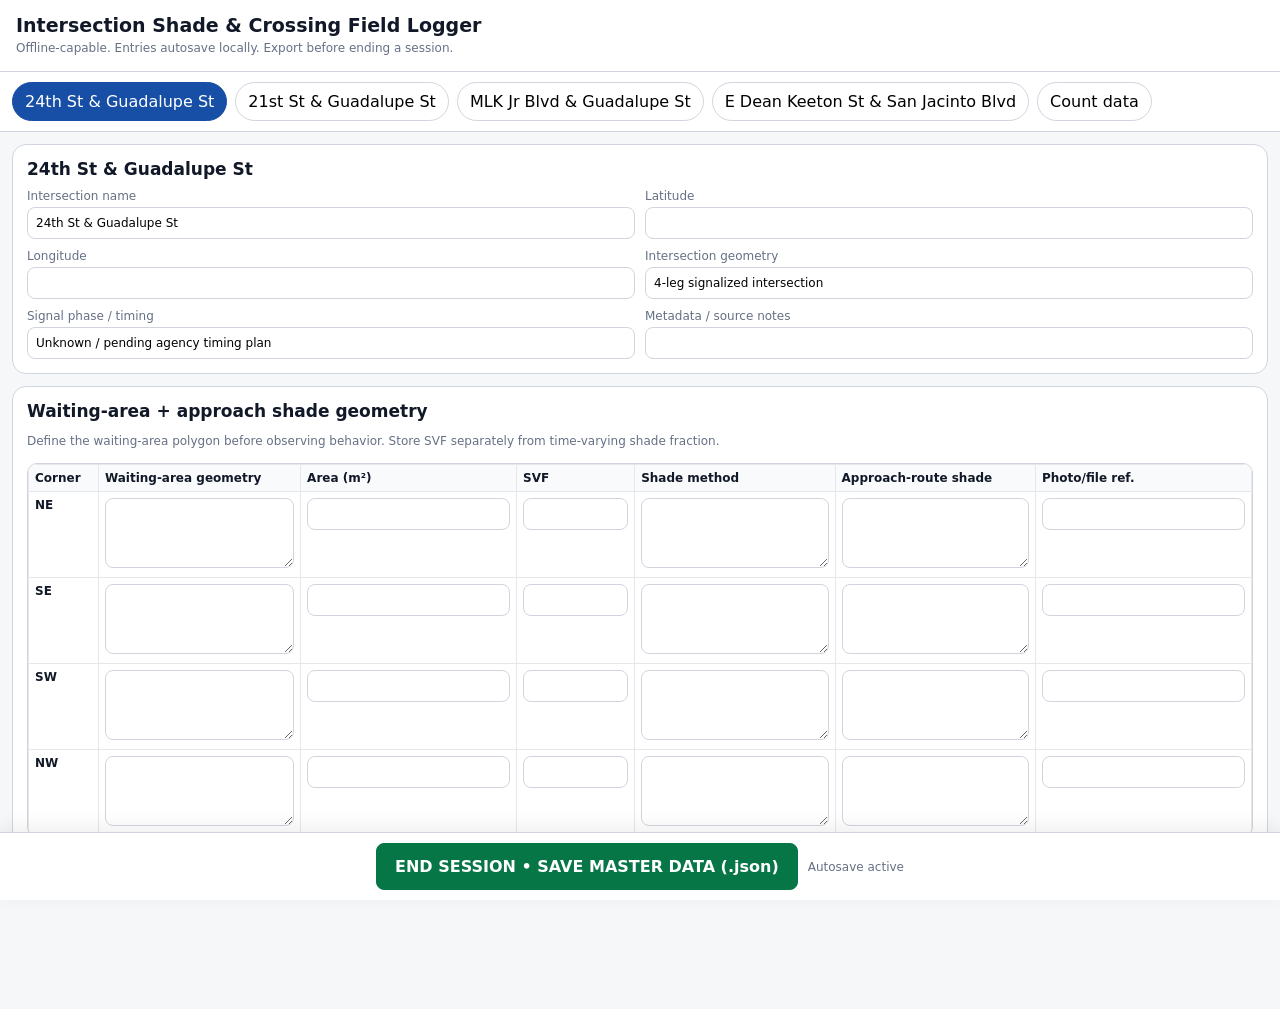
<file: index.html>
<!doctype html><html lang="en"><head><meta charset="utf-8"><meta name="viewport" content="width=device-width,initial-scale=1,viewport-fit=cover"><title>Intersection Shade Field Logger</title><style>:root{--bg:#f6f7f8;--panel:#fff;--text:#111827;--muted:#667085;--line:#d0d5dd;--accent:#174ea6;--good:#067647;--danger:#b42318}*{box-sizing:border-box}body{margin:0 0 92px;font-family:system-ui,-apple-system,BlinkMacSystemFont,"Segoe UI",sans-serif;background:var(--bg);color:var(--text)}header{padding:14px 16px;background:#fff;border-bottom:1px solid var(--line);position:sticky;top:0;z-index:20}header h1{font-size:19px;margin:0 0 4px}.muted,.help{font-size:12px;color:var(--muted);line-height:1.45}nav{display:flex;gap:8px;overflow:auto;padding:10px 12px;background:#fff;border-bottom:1px solid var(--line);position:sticky;top:69px;z-index:19}nav button{white-space:nowrap;border:1px solid var(--line);border-radius:999px;background:#fff;padding:9px 12px}nav button.active{background:var(--accent);color:#fff;border-color:var(--accent)}main{max-width:1500px;margin:auto;padding:12px}.card{background:var(--panel);border:1px solid var(--line);border-radius:14px;padding:14px;margin-bottom:12px}.card h2{font-size:17px;margin:0 0 10px}.grid{display:grid;grid-template-columns:repeat(2,minmax(0,1fr));gap:10px}label{display:flex;flex-direction:column;gap:4px;font-size:12px;color:var(--muted)}input,select,textarea,button{font:inherit}input,select,textarea{width:100%;border:1px solid var(--line);border-radius:8px;padding:8px;background:#fff}textarea{min-height:70px;resize:vertical}.table-wrap{overflow:auto;border:1px solid var(--line);border-radius:10px;background:#fff}table{border-collapse:collapse;min-width:1100px;width:100%;font-size:12px}th,td{border:1px solid #e5e7eb;padding:6px;vertical-align:top}th{background:#f9fafb;text-align:left}.count-table{min-width:1900px}.btns{display:flex;gap:8px;flex-wrap:wrap;margin:10px 0}button{border:1px solid var(--line);border-radius:8px;background:#fff;padding:8px 10px;cursor:pointer}button.primary{background:var(--accent);color:#fff;border-color:var(--accent)}button.danger{background:#fff5f5;color:var(--danger);border-color:#f0b4b4}.exportbar{position:fixed;left:0;right:0;bottom:0;z-index:30;background:#fff;border-top:1px solid var(--line);padding:10px 12px;display:flex;gap:10px;align-items:center;justify-content:center;box-shadow:0 -5px 18px rgba(0,0,0,.07)}.exportbar button{font-weight:700;padding:13px 18px;background:var(--good);color:#fff;border-color:var(--good)}.saveState{font-size:12px;color:var(--muted)}@media(max-width:800px){.grid{grid-template-columns:1fr}nav{top:76px}main{padding:10px}.exportbar{justify-content:stretch}.exportbar button{flex:1}.saveState{display:none}}</style></head><body><header><h1>Intersection Shade & Crossing Field Logger</h1><div class="muted">Offline-capable. Entries autosave locally. Export before ending a session.</div></header><nav id="tabs"></nav><main id="app"></main><div class="exportbar"><button onclick="endSessionExport()">END SESSION • SAVE MASTER DATA (.json)</button><span class="saveState" id="saveState">Autosave active</span></div><script>const CORNERS=['NE','SE','SW','NW'];const DIRECTIONS=['NE→NW','NE→SE','SE→NE','SE→SW','SW→NW','SW→SE','NW→SW','NW→NE'];const COUNTS=[['shade_designated','Shade · designated'],['sun_designated','Sun · designated'],['shade_nondesignated','Shade · non-designated'],['sun_nondesignated','Sun · non-designated'],['shade_nd_to_d','Shade · non-designated→designated'],['sun_nd_to_d','Sun · non-designated→designated'],['shade_d_to_nd','Shade · designated→non-designated'],['sun_d_to_nd','Sun · designated→non-designated']];const blankCorners=()=>Object.fromEntries(CORNERS.map(c=>[c,{waitingGeometry:'',waitingAreaM2:'',svf:'',shadeMethod:'',approachShade:'',photoRef:''}]));const DEFAULT={schemaVersion:'1.4',intersections:[{id:'I1',name:'24th St & Guadalupe St',lat:'',lng:'',geometry:'4-leg signalized intersection',signalTiming:'Unknown / pending agency timing plan',notes:'',corners:blankCorners()},{id:'I2',name:'21st St & Guadalupe St',lat:'',lng:'',geometry:'4-leg signalized intersection',signalTiming:'Unknown / pending agency timing plan',notes:'',corners:blankCorners()},{id:'I3',name:'MLK Jr Blvd & Guadalupe St',lat:'',lng:'',geometry:'4-leg signalized intersection',signalTiming:'Unknown / pending agency timing plan',notes:'',corners:blankCorners()},{id:'I4',name:'E Dean Keeton St & San Jacinto Blvd',lat:'',lng:'',geometry:'4-leg signalized intersection',signalTiming:'Unknown / pending agency timing plan',notes:'',corners:blankCorners()}],rows:[]};let state=JSON.parse(localStorage.getItem('intersectionShadeLogger')||'null')||DEFAULT;if(!state.rows)state.rows=[];delete state.people;DEFAULT.intersections.forEach((d,i)=>{if(!state.intersections[i])state.intersections[i]=d;state.intersections[i].id=d.id;state.intersections[i].name=d.name;if(!state.intersections[i].corners)state.intersections[i].corners=blankCorners()});state.schemaVersion='1.4';let active=Number(localStorage.getItem('intersectionShadeActiveTab')||0);if(!Number.isInteger(active)||active<0||active>4)active=0;function selectTab(i){active=i;localStorage.setItem('intersectionShadeActiveTab',String(i));render()}function save(){localStorage.setItem('intersectionShadeLogger',JSON.stringify(state));const e=document.getElementById('saveState');if(e){e.textContent='Saved locally '+new Date().toLocaleTimeString();setTimeout(()=>e.textContent='Autosave active',1200)}}function esc(v=''){return String(v).replace(/[&<>"']/g,m=>({'&':'&amp;','<':'&lt;','>':'&gt;','"':'&quot;',"'":'&#039;'}[m]))}function renderTabs(){document.getElementById('tabs').innerHTML=state.intersections.map((x,i)=>`<button class="${active===i?'active':''}" onclick="selectTab(${i})">${esc(x.name||x.id)}</button>`).join('')+`<button class="${active===4?'active':''}" onclick="selectTab(4)">Count data</button>`}function field(i,k,label){return `<label>${label}<input value="${esc(state.intersections[i][k]||'')}" onchange="state.intersections[${i}]['${k}']=this.value;save();renderTabs()"></label>`}function intersectionTab(i){const x=state.intersections[i];return `<div class="card"><h2>${esc(x.name)}</h2><div class="grid">${field(i,'name','Intersection name')}${field(i,'lat','Latitude')}${field(i,'lng','Longitude')}${field(i,'geometry','Intersection geometry')}${field(i,'signalTiming','Signal phase / timing')}${field(i,'notes','Metadata / source notes')}</div></div><div class="card"><h2>Waiting-area + approach shade geometry</h2><p class="help">Define the waiting-area polygon before observing behavior. Store SVF separately from time-varying shade fraction.</p><div class="table-wrap"><table><thead><tr><th>Corner</th><th>Waiting-area geometry</th><th>Area (m²)</th><th>SVF</th><th>Shade method</th><th>Approach-route shade</th><th>Photo/file ref.</th></tr></thead><tbody>${CORNERS.map(c=>{const q=x.corners[c];return `<tr><td><b>${c}</b></td><td><textarea onchange="state.intersections[${i}].corners['${c}'].waitingGeometry=this.value;save()">${esc(q.waitingGeometry)}</textarea></td><td><input type="number" min="0" step="0.1" value="${esc(q.waitingAreaM2)}" onchange="state.intersections[${i}].corners['${c}'].waitingAreaM2=this.value;save()"></td><td><input type="number" min="0" max="1" step="0.01" value="${esc(q.svf)}" onchange="state.intersections[${i}].corners['${c}'].svf=this.value;save()"></td><td><textarea onchange="state.intersections[${i}].corners['${c}'].shadeMethod=this.value;save()">${esc(q.shadeMethod)}</textarea></td><td><textarea onchange="state.intersections[${i}].corners['${c}'].approachShade=this.value;save()">${esc(q.approachShade)}</textarea></td><td><input value="${esc(q.photoRef)}" onchange="state.intersections[${i}].corners['${c}'].photoRef=this.value;save()"></td></tr>`}).join('')}</tbody></table></div><p class="help"><b>Shade fraction:</b> shaded area inside fixed waiting polygon ÷ total waiting-polygon area at observation time.</p></div>`}function addRow(){state.rows.push({phaseId:'P'+(state.rows.length+1),timestamp:'',intersection:'I1',corner:'NE',direction:'NE→NW',shadeFraction:'',cloud:'',notes:''});save();render()}function clearCountTable(){if(!state.rows.length){alert('Count table is already empty.');return}if(confirm('Clear ALL count-data rows? This cannot be undone unless you exported a backup.')){state.rows=[];save();render()}}function setRow(i,k,v,count=false){state.rows[i][k]=v;if(count&&v!==''&&!state.rows[i].timestamp)state.rows[i].timestamp=new Date().toISOString();save();render()}function countRow(r,i){return `<tr><td><input value="${esc(r.phaseId||'')}" onchange="setRow(${i},'phaseId',this.value)"></td><td style="min-width:165px">${esc(r.timestamp||'')}</td><td><select onchange="setRow(${i},'intersection',this.value)">${state.intersections.map(x=>`<option value="${x.id}" ${r.intersection===x.id?'selected':''}>${esc(x.name)}</option>`)}</select></td><td><select onchange="setRow(${i},'corner',this.value)">${CORNERS.map(x=>`<option ${r.corner===x?'selected':''}>${x}</option>`)}</select></td><td><select onchange="setRow(${i},'direction',this.value)">${DIRECTIONS.map(x=>`<option ${r.direction===x?'selected':''}>${x}</option>`)}</select></td><td><input type="number" min="0" max="1" step="0.05" value="${esc(r.shadeFraction??'')}" onchange="setRow(${i},'shadeFraction',this.value)"></td><td><select onchange="setRow(${i},'cloud',this.value)">${['','Clear','Mostly clear','Partly cloudy','Mostly cloudy','Overcast'].map(x=>`<option ${r.cloud===x?'selected':''}>${x||'—'}</option>`)}</select></td>${COUNTS.map(([k])=>`<td><input type="number" min="0" step="1" value="${esc(r[k]??'')}" onchange="setRow(${i},'${k}',this.value,true)"></td>`).join('')}<td><input value="${esc(r.notes||'')}" onchange="setRow(${i},'notes',this.value)"></td></tr>`}function countTab(){return `<div class="card"><h2>Phase-level count data</h2><p class="help"><b>One row = one signal phase × one origin corner × one direction.</b> The crossing-state information is encoded directly in the eight count columns. Timestamp is created when the first count is entered.</p><div class="btns"><button class="primary" onclick="addRow()">+ Add phase row</button><button onclick="exportCountsCSV()">Export counts CSV</button><button class="danger" onclick="clearCountTable()">CLEAR / RESET COUNT TABLE</button></div><div class="table-wrap"><table class="count-table"><thead><tr><th>Phase ID</th><th>Timestamp</th><th>Intersection</th><th>Origin</th><th>Direction</th><th>Shade fraction</th><th>Cloud</th>${COUNTS.map(x=>`<th>${x[1]}</th>`).join('')}<th>Notes</th></tr></thead><tbody>${state.rows.map(countRow).join('')}</tbody></table></div></div>`}function csvEscape(v){return `"${String(v??'').replaceAll('"','""')}"`}function download(text,name,type){const a=document.createElement('a');a.href=URL.createObjectURL(new Blob([text],{type}));a.download=name;a.click();setTimeout(()=>URL.revokeObjectURL(a.href),1000)}function exportCountsCSV(){const h=['phase_id','timestamp_iso','intersection_id','intersection_name','origin_corner','direction','waiting_area_shade_fraction','cloud_state',...COUNTS.map(x=>x[0]),'notes'];const rows=[h];state.rows.forEach(r=>{const x=state.intersections.find(z=>z.id===r.intersection);rows.push([r.phaseId,r.timestamp,r.intersection,x?.name||'',r.corner,r.direction,r.shadeFraction,r.cloud,...COUNTS.map(([k])=>r[k]??''),r.notes])});download(rows.map(x=>x.map(csvEscape).join(',')).join('\n'),'intersection_counts.csv','text/csv')}function endSessionExport(){const now=new Date(),stamp=now.toISOString().replace(/[:T]/g,'-').slice(0,19);const out={...state,activeTab:active,exportedAtISO:now.toISOString(),exportedAtLocal:now.toString()};download(JSON.stringify(out,null,2),`shade_field_${stamp}_MASTER.json`,'application/json')}function render(){renderTabs();document.getElementById('app').innerHTML=active<4?intersectionTab(active):countTab()}save();render();</script></body></html>
</file>
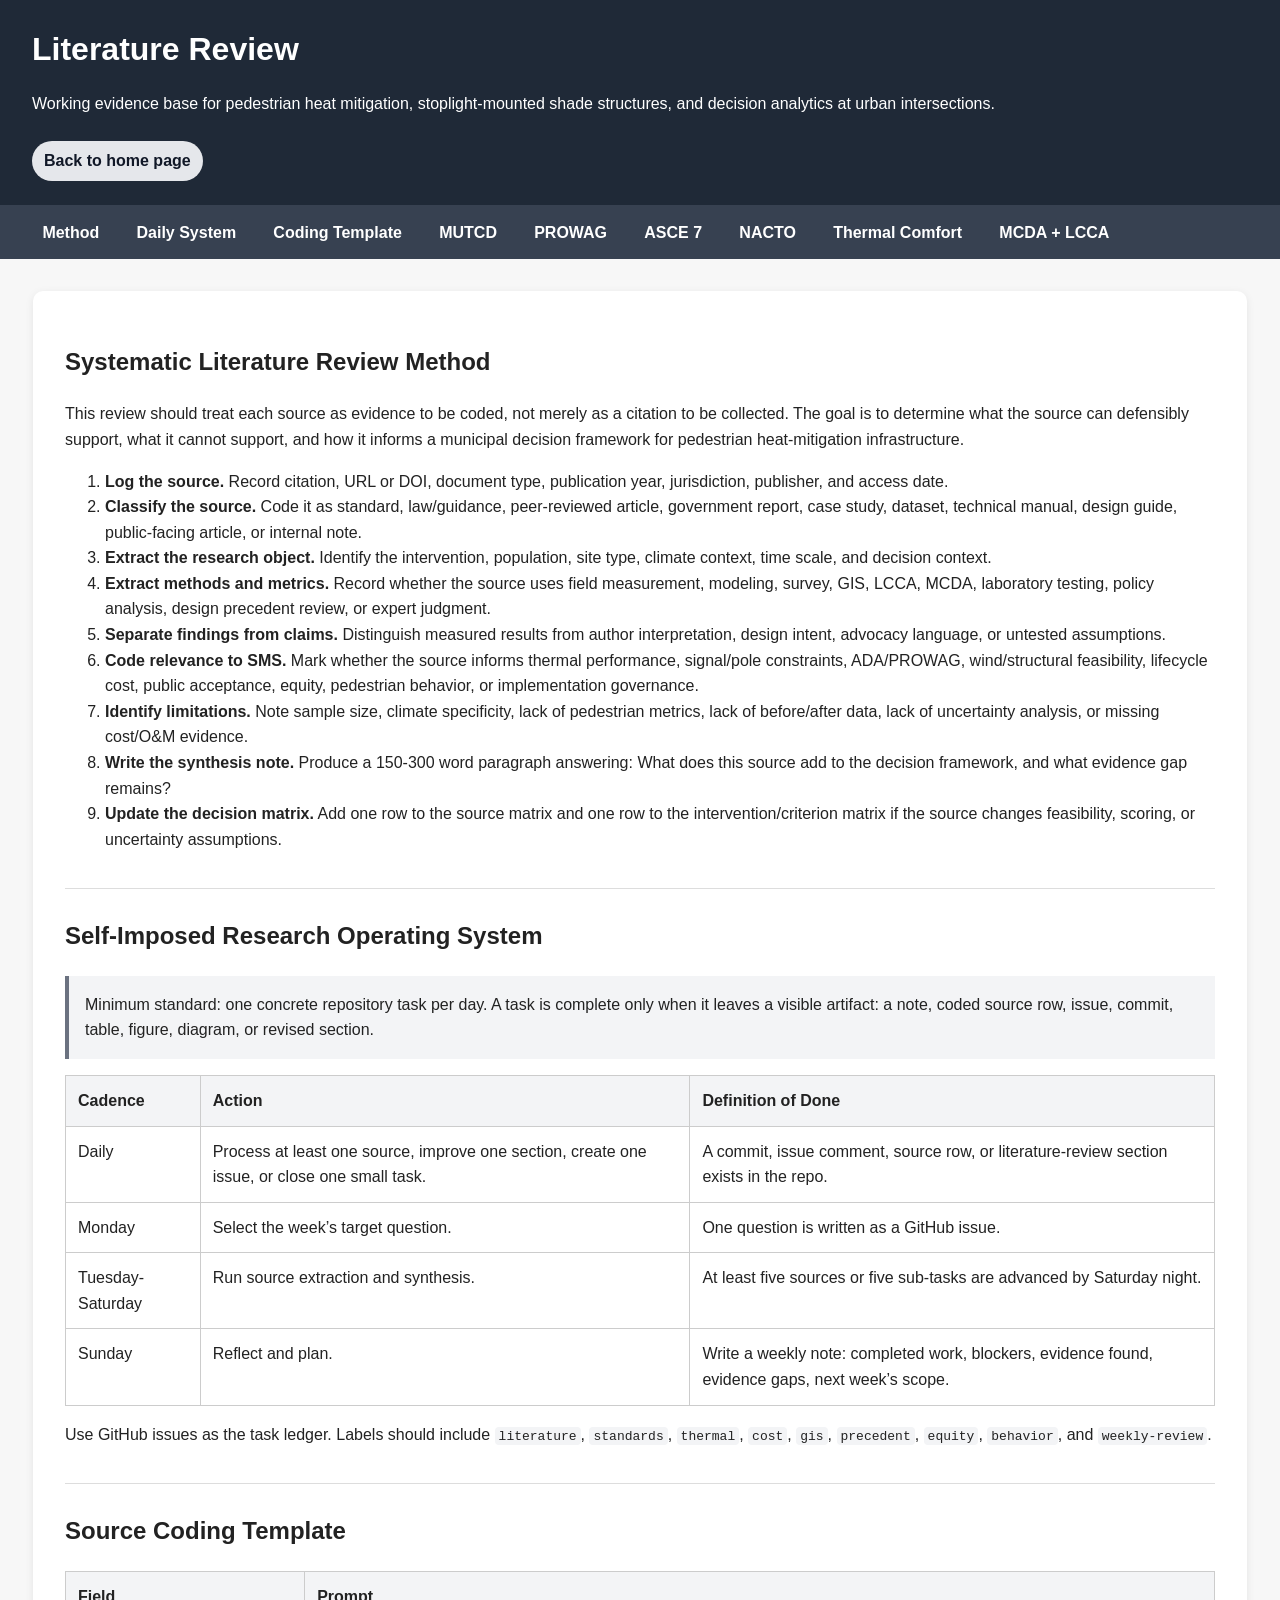
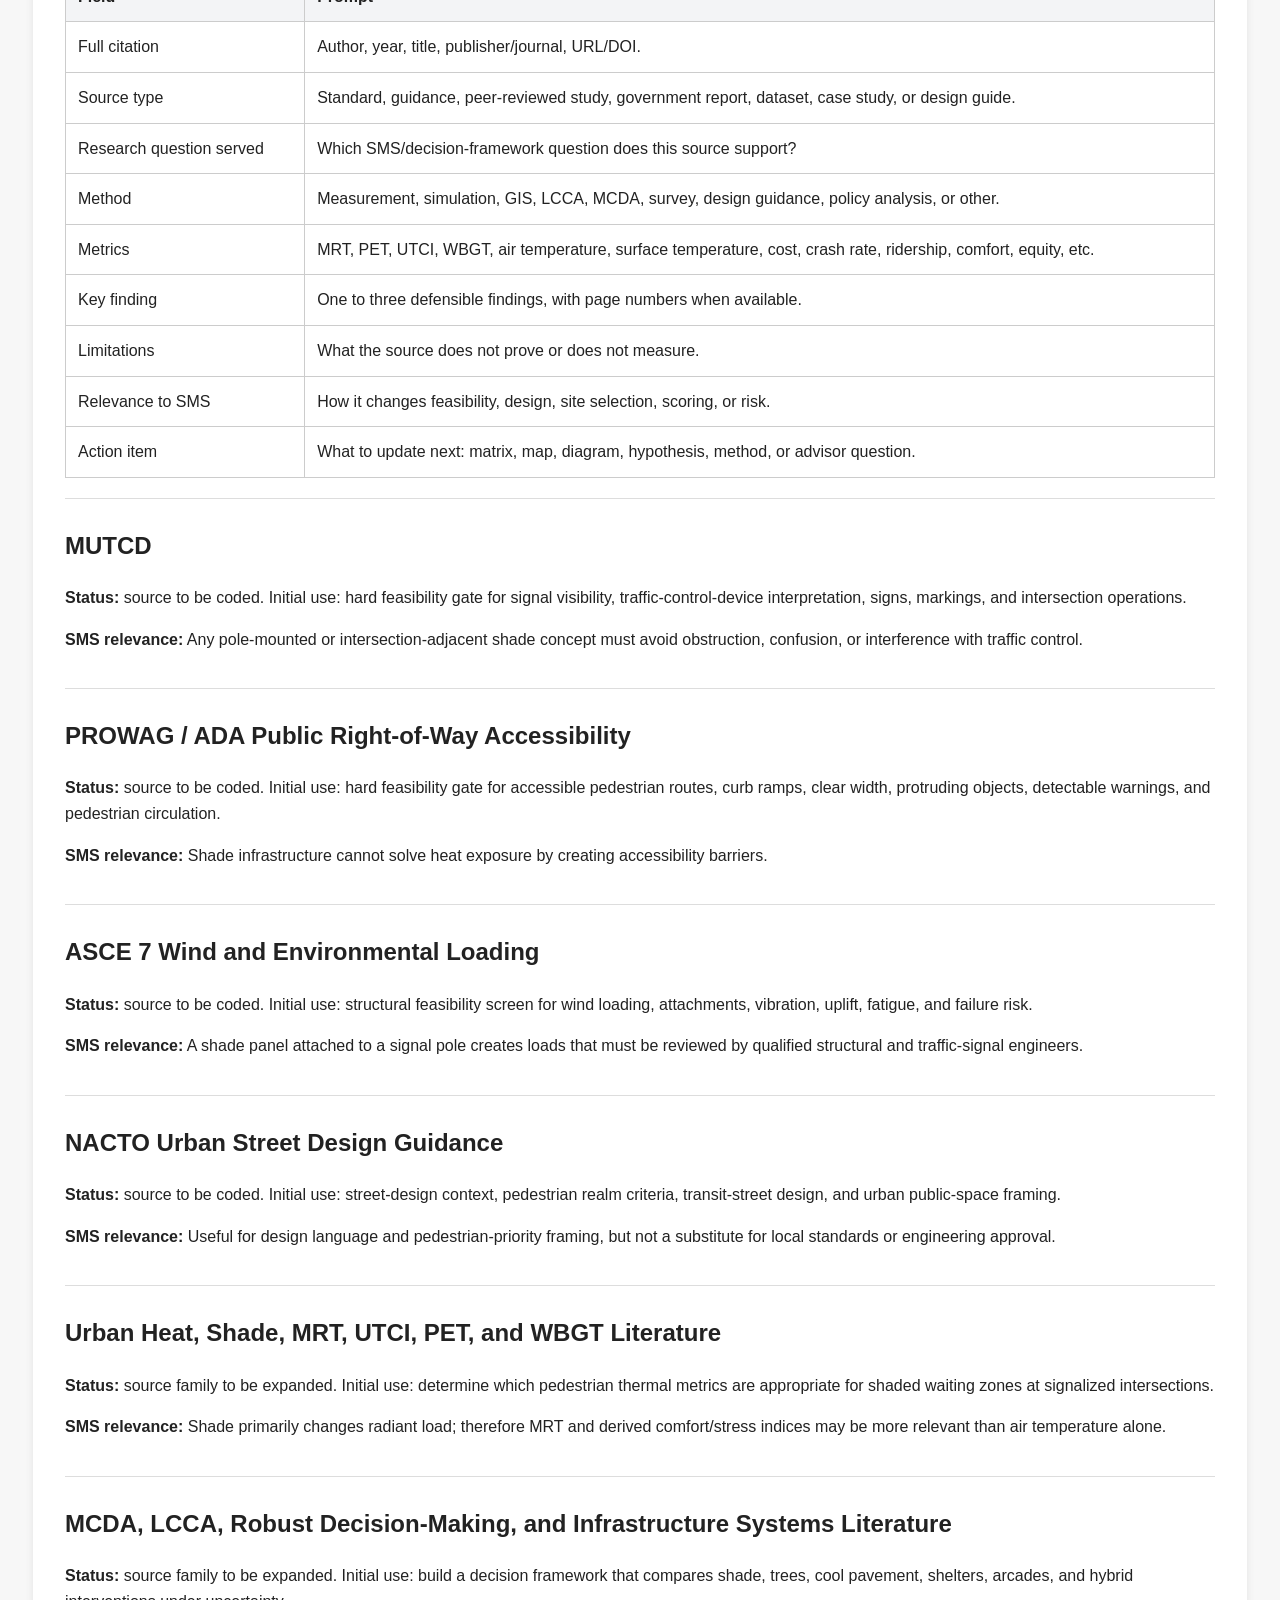
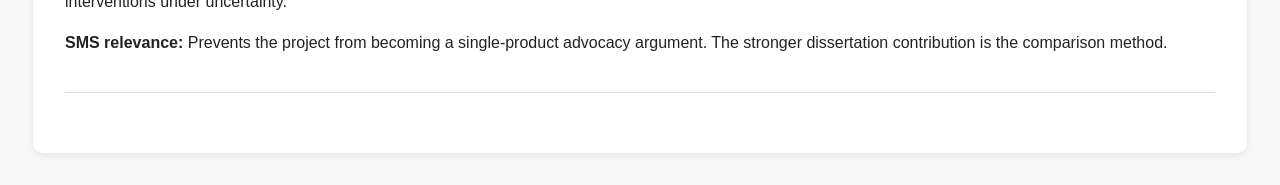
<file: literature-review.html>
<!DOCTYPE html>
<html lang="en">
<head>
  <meta charset="UTF-8">
  <meta name="viewport" content="width=device-width, initial-scale=1.0">
  <title>Literature Review | Shade Structures at Intersections</title>
  <style>
    html { scroll-behavior: smooth; }
    body { font-family: Arial, sans-serif; margin: 0; line-height: 1.6; background: #f7f7f7; color: #222; }
    header { background: #1f2937; color: white; padding: 1.5rem 2rem; }
    header h1 { margin: 0; }
    nav { background: #374151; padding: 0.9rem 2rem; }
    nav a { color: white; margin-right: 0.75rem; padding: 0.35rem 0.65rem; border-radius: 999px; text-decoration: none; font-weight: bold; }
    main { max-width: 1150px; margin: 2rem auto; padding: 2rem; background: white; border-radius: 10px; box-shadow: 0 2px 8px rgba(0,0,0,0.08); }
    section { scroll-margin-top: 1rem; border-bottom: 1px solid #ddd; padding-bottom: 1.25rem; margin-bottom: 1.75rem; }
    table { width: 100%; border-collapse: collapse; margin-top: 1rem; }
    table, th, td { border: 1px solid #ccc; }
    th, td { padding: 0.75rem; vertical-align: top; text-align: left; }
    th { background: #f3f4f6; }
    .note { background: #f3f4f6; border-left: 4px solid #6b7280; padding: 1rem; margin: 1rem 0; }
    .back { display: inline-block; margin-top: 0.5rem; background: #e5e7eb; color: #111827; padding: 0.45rem 0.75rem; border-radius: 999px; text-decoration: none; font-weight: bold; }
    code { background: #f3f4f6; padding: 0.1rem 0.25rem; border-radius: 4px; }
  </style>
</head>
<body>
  <header>
    <h1>Literature Review</h1>
    <p>Working evidence base for pedestrian heat mitigation, stoplight-mounted shade structures, and decision analytics at urban intersections.</p>
    <a class="back" href="index.html#references">Back to home page</a>
  </header>
  <nav>
    <a href="#method">Method</a>
    <a href="#daily-system">Daily System</a>
    <a href="#coding-template">Coding Template</a>
    <a href="#mutcd">MUTCD</a>
    <a href="#prowag">PROWAG</a>
    <a href="#asce7">ASCE 7</a>
    <a href="#nacto">NACTO</a>
    <a href="#thermal-comfort">Thermal Comfort</a>
    <a href="#mcda-lcca">MCDA + LCCA</a>
  </nav>
  <main>
    <section id="method">
      <h2>Systematic Literature Review Method</h2>
      <p>This review should treat each source as evidence to be coded, not merely as a citation to be collected. The goal is to determine what the source can defensibly support, what it cannot support, and how it informs a municipal decision framework for pedestrian heat-mitigation infrastructure.</p>
      <ol>
        <li><strong>Log the source.</strong> Record citation, URL or DOI, document type, publication year, jurisdiction, publisher, and access date.</li>
        <li><strong>Classify the source.</strong> Code it as standard, law/guidance, peer-reviewed article, government report, case study, dataset, technical manual, design guide, public-facing article, or internal note.</li>
        <li><strong>Extract the research object.</strong> Identify the intervention, population, site type, climate context, time scale, and decision context.</li>
        <li><strong>Extract methods and metrics.</strong> Record whether the source uses field measurement, modeling, survey, GIS, LCCA, MCDA, laboratory testing, policy analysis, design precedent review, or expert judgment.</li>
        <li><strong>Separate findings from claims.</strong> Distinguish measured results from author interpretation, design intent, advocacy language, or untested assumptions.</li>
        <li><strong>Code relevance to SMS.</strong> Mark whether the source informs thermal performance, signal/pole constraints, ADA/PROWAG, wind/structural feasibility, lifecycle cost, public acceptance, equity, pedestrian behavior, or implementation governance.</li>
        <li><strong>Identify limitations.</strong> Note sample size, climate specificity, lack of pedestrian metrics, lack of before/after data, lack of uncertainty analysis, or missing cost/O&amp;M evidence.</li>
        <li><strong>Write the synthesis note.</strong> Produce a 150-300 word paragraph answering: What does this source add to the decision framework, and what evidence gap remains?</li>
        <li><strong>Update the decision matrix.</strong> Add one row to the source matrix and one row to the intervention/criterion matrix if the source changes feasibility, scoring, or uncertainty assumptions.</li>
      </ol>
    </section>

    <section id="daily-system">
      <h2>Self-Imposed Research Operating System</h2>
      <div class="note">Minimum standard: one concrete repository task per day. A task is complete only when it leaves a visible artifact: a note, coded source row, issue, commit, table, figure, diagram, or revised section.</div>
      <table>
        <tr><th>Cadence</th><th>Action</th><th>Definition of Done</th></tr>
        <tr><td>Daily</td><td>Process at least one source, improve one section, create one issue, or close one small task.</td><td>A commit, issue comment, source row, or literature-review section exists in the repo.</td></tr>
        <tr><td>Monday</td><td>Select the week’s target question.</td><td>One question is written as a GitHub issue.</td></tr>
        <tr><td>Tuesday-Saturday</td><td>Run source extraction and synthesis.</td><td>At least five sources or five sub-tasks are advanced by Saturday night.</td></tr>
        <tr><td>Sunday</td><td>Reflect and plan.</td><td>Write a weekly note: completed work, blockers, evidence found, evidence gaps, next week’s scope.</td></tr>
      </table>
      <p>Use GitHub issues as the task ledger. Labels should include <code>literature</code>, <code>standards</code>, <code>thermal</code>, <code>cost</code>, <code>gis</code>, <code>precedent</code>, <code>equity</code>, <code>behavior</code>, and <code>weekly-review</code>.</p>
    </section>

    <section id="coding-template">
      <h2>Source Coding Template</h2>
      <table>
        <tr><th>Field</th><th>Prompt</th></tr>
        <tr><td>Full citation</td><td>Author, year, title, publisher/journal, URL/DOI.</td></tr>
        <tr><td>Source type</td><td>Standard, guidance, peer-reviewed study, government report, dataset, case study, or design guide.</td></tr>
        <tr><td>Research question served</td><td>Which SMS/decision-framework question does this source support?</td></tr>
        <tr><td>Method</td><td>Measurement, simulation, GIS, LCCA, MCDA, survey, design guidance, policy analysis, or other.</td></tr>
        <tr><td>Metrics</td><td>MRT, PET, UTCI, WBGT, air temperature, surface temperature, cost, crash rate, ridership, comfort, equity, etc.</td></tr>
        <tr><td>Key finding</td><td>One to three defensible findings, with page numbers when available.</td></tr>
        <tr><td>Limitations</td><td>What the source does not prove or does not measure.</td></tr>
        <tr><td>Relevance to SMS</td><td>How it changes feasibility, design, site selection, scoring, or risk.</td></tr>
        <tr><td>Action item</td><td>What to update next: matrix, map, diagram, hypothesis, method, or advisor question.</td></tr>
      </table>
    </section>

    <section id="mutcd">
      <h2>MUTCD</h2>
      <p><strong>Status:</strong> source to be coded. Initial use: hard feasibility gate for signal visibility, traffic-control-device interpretation, signs, markings, and intersection operations.</p>
      <p><strong>SMS relevance:</strong> Any pole-mounted or intersection-adjacent shade concept must avoid obstruction, confusion, or interference with traffic control.</p>
    </section>

    <section id="prowag">
      <h2>PROWAG / ADA Public Right-of-Way Accessibility</h2>
      <p><strong>Status:</strong> source to be coded. Initial use: hard feasibility gate for accessible pedestrian routes, curb ramps, clear width, protruding objects, detectable warnings, and pedestrian circulation.</p>
      <p><strong>SMS relevance:</strong> Shade infrastructure cannot solve heat exposure by creating accessibility barriers.</p>
    </section>

    <section id="asce7">
      <h2>ASCE 7 Wind and Environmental Loading</h2>
      <p><strong>Status:</strong> source to be coded. Initial use: structural feasibility screen for wind loading, attachments, vibration, uplift, fatigue, and failure risk.</p>
      <p><strong>SMS relevance:</strong> A shade panel attached to a signal pole creates loads that must be reviewed by qualified structural and traffic-signal engineers.</p>
    </section>

    <section id="nacto">
      <h2>NACTO Urban Street Design Guidance</h2>
      <p><strong>Status:</strong> source to be coded. Initial use: street-design context, pedestrian realm criteria, transit-street design, and urban public-space framing.</p>
      <p><strong>SMS relevance:</strong> Useful for design language and pedestrian-priority framing, but not a substitute for local standards or engineering approval.</p>
    </section>

    <section id="thermal-comfort">
      <h2>Urban Heat, Shade, MRT, UTCI, PET, and WBGT Literature</h2>
      <p><strong>Status:</strong> source family to be expanded. Initial use: determine which pedestrian thermal metrics are appropriate for shaded waiting zones at signalized intersections.</p>
      <p><strong>SMS relevance:</strong> Shade primarily changes radiant load; therefore MRT and derived comfort/stress indices may be more relevant than air temperature alone.</p>
    </section>

    <section id="mcda-lcca">
      <h2>MCDA, LCCA, Robust Decision-Making, and Infrastructure Systems Literature</h2>
      <p><strong>Status:</strong> source family to be expanded. Initial use: build a decision framework that compares shade, trees, cool pavement, shelters, arcades, and hybrid interventions under uncertainty.</p>
      <p><strong>SMS relevance:</strong> Prevents the project from becoming a single-product advocacy argument. The stronger dissertation contribution is the comparison method.</p>
    </section>
  </main>
</body>
</html>
</file>
